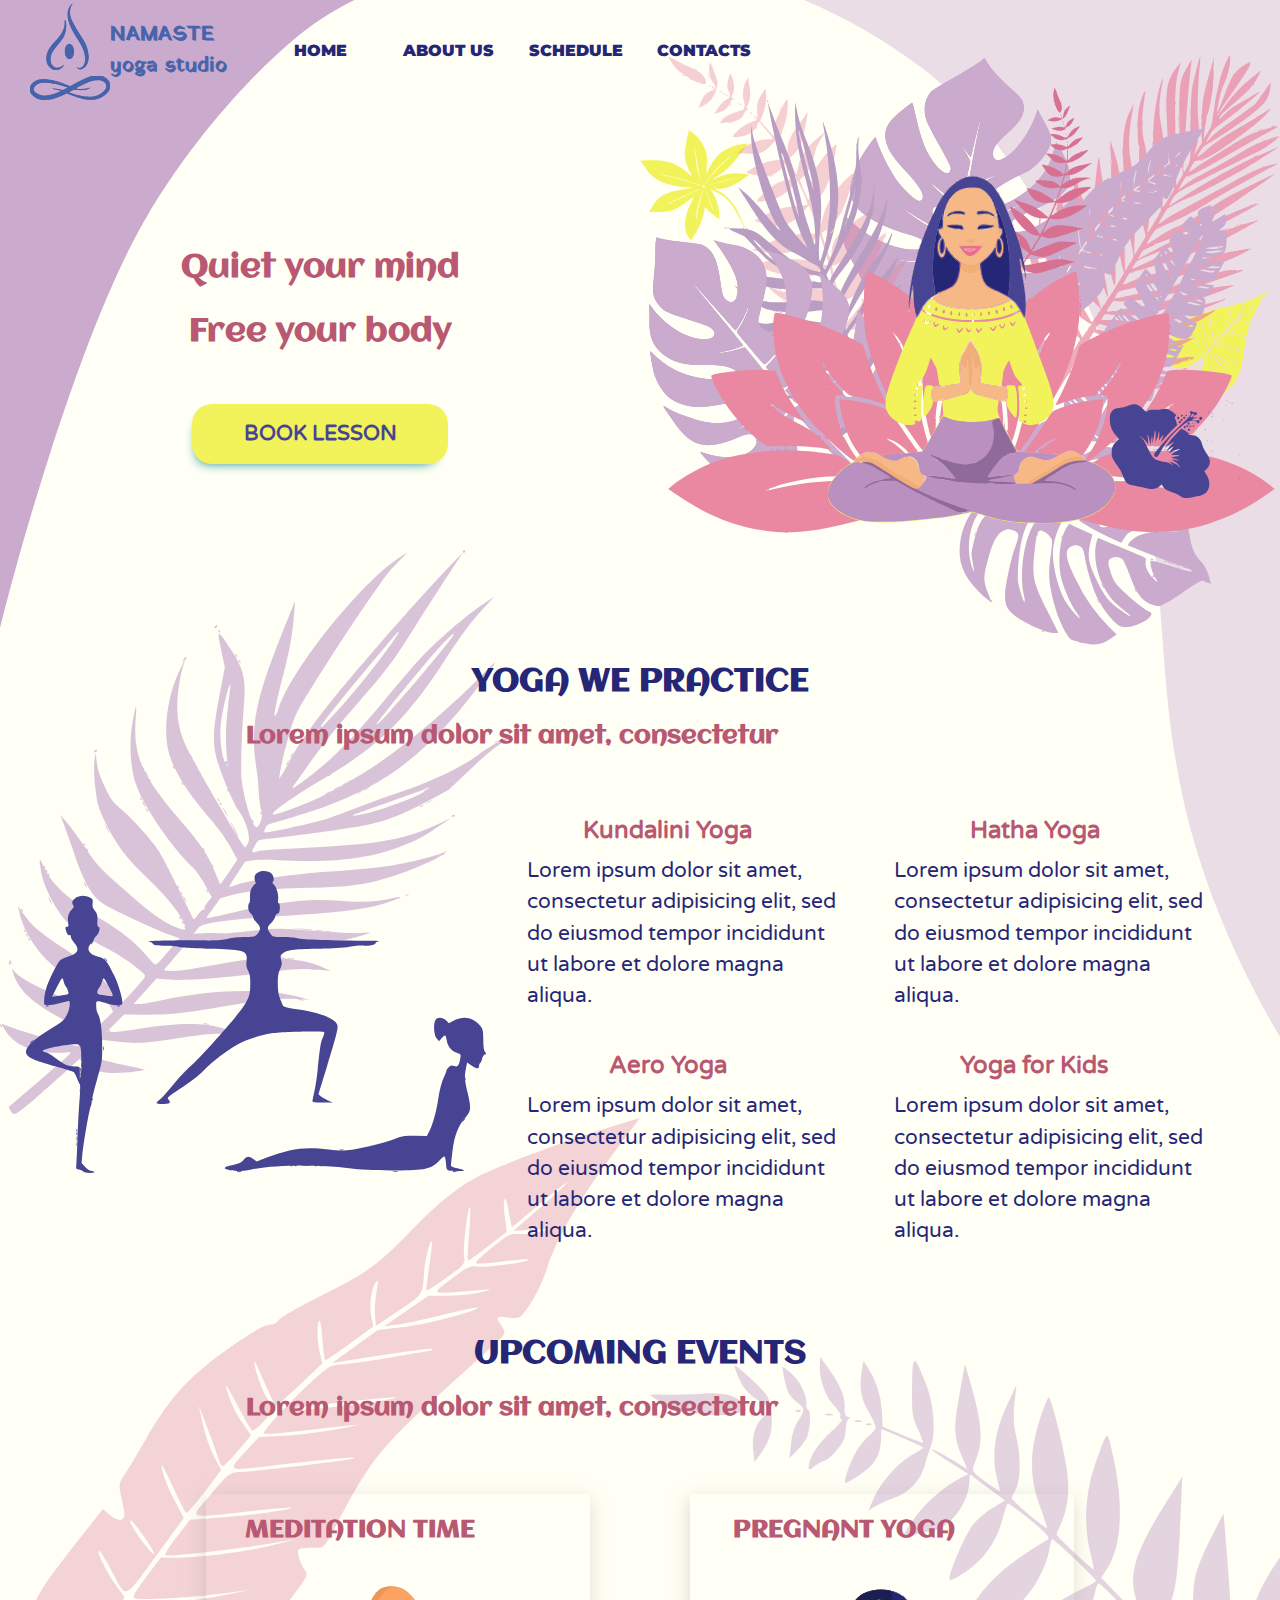
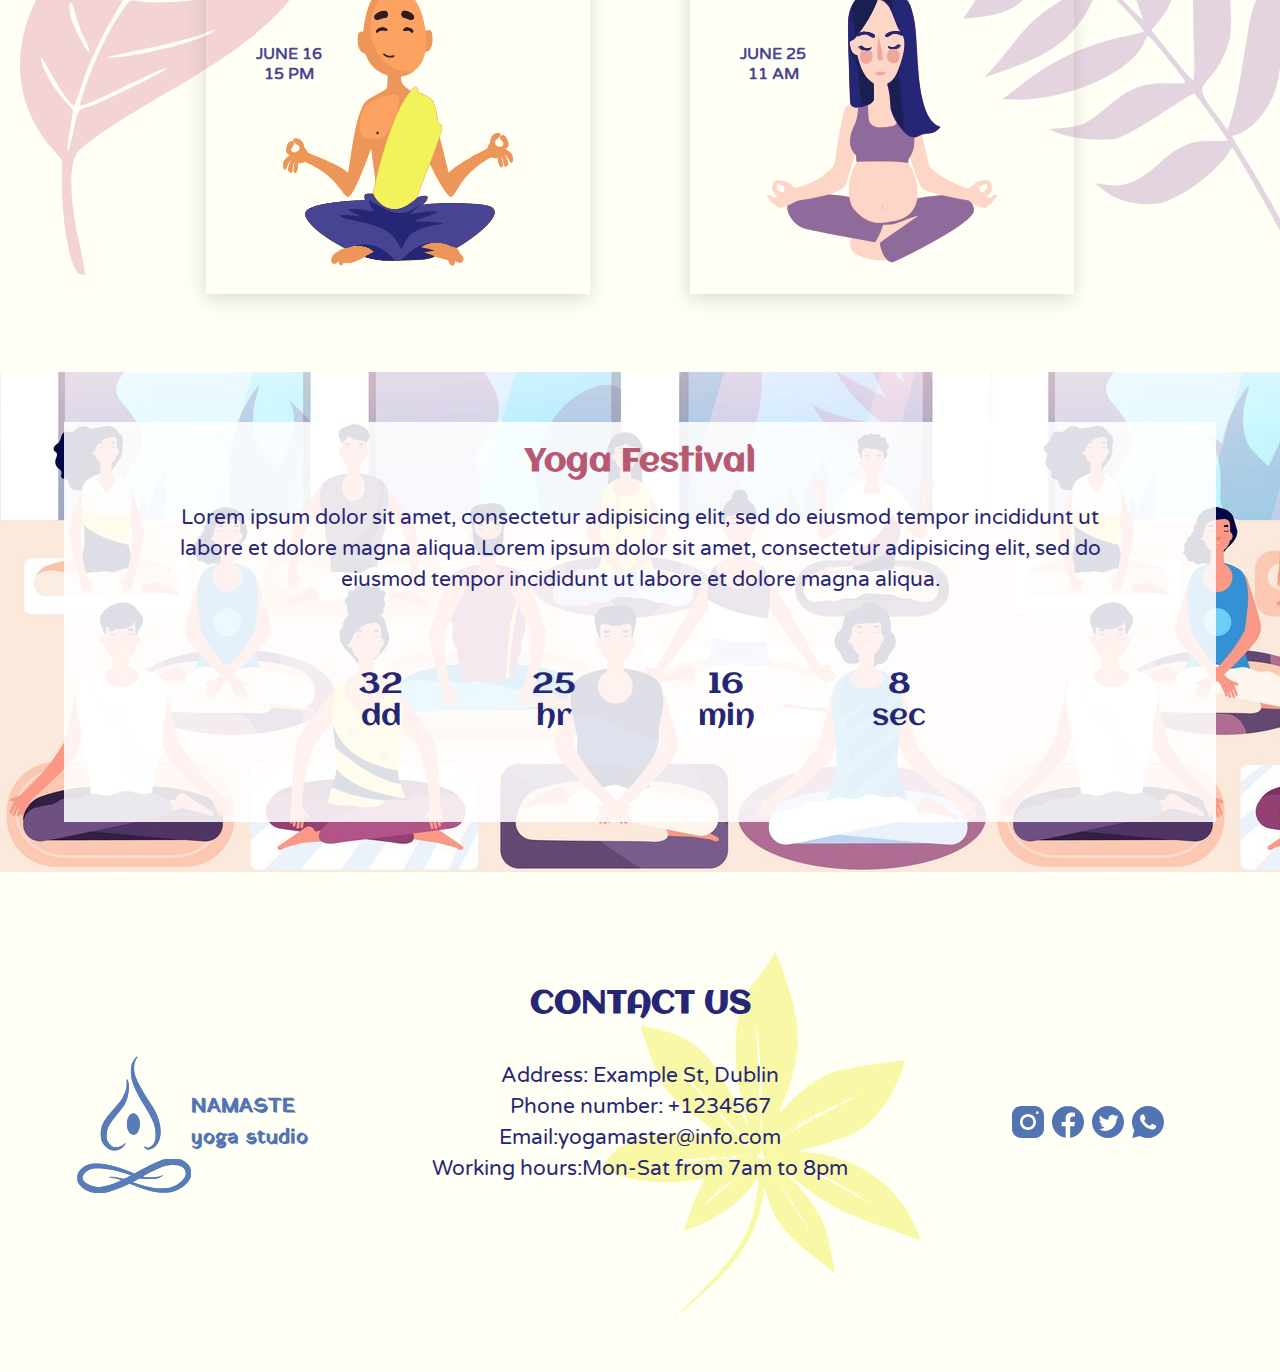
<file: yoga/index.html>
<!DOCTYPE html>
<html>

<head>
    <meta charset="utf-8">
    <meta name="description" content="">
    <meta name="viewport" content="width=device-width, initial-scale=1">
    <title>Yoga Master</title>
    <link rel="stylesheet" href="style.css">
    <link rel="author" href="humans.txt">
</head>

<body>
    <section>
        <div class="pic1">
            <img src="leftup.svg" alt="">
        </div>
        <div class="pic2">
            <img src="rightup.svg" alt="">
        </div>
    </section>
    <header>
        <ul>
            <li> <img src="logo.svg" alt=""> NAMASTE <br> yoga studio </li>
            <li> <a href="index.html">HOME </a></li>
            <li> <a href="">ABOUT US</a></li>
            <li> <a href="">SCHEDULE</a></li>
            <li> <a href="">CONTACTS</a></li>

        </ul>
    </header>
    <div class="banner">
        <div class="button">
            <h1>Quiet your mind <br> Free your body</h1>
            <div class="book_lesson">
                <h3>BOOK LESSON</h3>
            </div>
        </div>
        <div class="carousel">
         
            <img src="newyoga2.svg" alt="">
    </div>
    </div>
    <section>
        <div class="pic4">
            <img src="palmleaf.svg" alt="">
        </div>
        <div class="pic5">
            <img src="treeleaf1.svg" alt="">
        </div>
            <div class="pic6">
                <img src="treeleaf.svg" alt="">
            </div>
    </section>
    <h2>YOGA WE PRACTICE</h2>
    <h3> Lorem ipsum dolor sit amet, consectetur </h3>
    <article>
        <div class="yoga-image">
            <img src="trio.svg" alt="">
        </div>
        <div class="yoga-types">
           
            <div class="slides">
              
                <h3>Kundalini Yoga</h3>
                <p>Lorem ipsum dolor sit amet, consectetur adipisicing elit, sed do eiusmod tempor incididunt ut labore
                    et dolore magna aliqua. </p>
            </div>
            <div class="slides">
              
                <h3>Aero Yoga</h3>
                <p>Lorem ipsum dolor sit amet, consectetur adipisicing elit, sed do eiusmod tempor incididunt ut labore
                    et dolore magna aliqua. </p>
            </div>
            <div class="slides">
             
                <h3>Hatha Yoga</h3>
                <p>Lorem ipsum dolor sit amet, consectetur adipisicing elit, sed do eiusmod tempor incididunt ut labore
                    et dolore magna aliqua. </p>
            </div>
            <div class="slides">
               
                <h3>Yoga for Kids</h3>
                <p>Lorem ipsum dolor sit amet, consectetur adipisicing elit, sed do eiusmod tempor incididunt ut labore
                    et dolore magna aliqua. </p>
            </div>
        </div>
    </article>

    <div id="events">
        <h2>UPCOMING EVENTS</h2>
        <h3> Lorem ipsum dolor sit amet, consectetur </h3>
        <div class="upcomig-events">
            <div class="events">
                <h4> JUNE 16 <br> 15 PM</h4>
                <h3>MEDITATION TIME</h3>
                <img src="meditation.svg" alt="">
            </div>
            <div class="events">
                <h3>PREGNANT YOGA</h3>
                <h4> JUNE 25 <br> 11 AM</h4>
                <img src="pregnancy.svg" alt="">
            </div>
        </div>
    </div>
    <div id="rewards">
        <div class="overlay">
            <h2>Yoga Festival</h2>
            <p>Lorem ipsum dolor sit amet, consectetur adipisicing elit, sed do eiusmod tempor incididunt ut labore et dolore magna aliqua.Lorem ipsum dolor sit amet, consectetur adipisicing elit, sed do eiusmod tempor incididunt ut labore et dolore magna aliqua.</p>
            <ul>
                <li>32<br>dd</li>
                
                <li>25<br>hr</li>
                
                <li>16<br>min</li>
                
                <li>8<br>sec</li>

            </ul>
        </div>
        <!-- <img src="festival.jpg" alt=""> -->
    </div>
    <div  class="section-1" >
        <!-- <div class="pic7">
            <img src="leftbottom.svg" alt="">
        </div>
        <div class="pic8">
            <img src="rightbottom.svg" alt="">
        </div> -->
            <div class="pic9">
                <img src="palmleaf1.svg" alt="">
            </div>
        </div>
    <h2>CONTACT US</h2>
   
    <footer>
        <!-- <div class="pic7">
            <img src="treeleaf1.svg" alt="">
        </div> -->
        <!-- <div class="pic9">
            <img src="leftbottom.svg" alt="">
        </div> -->
        <div class="footer-box-logo">
            <img src="logo.svg" alt=""> NAMASTE <br> yoga studio
        </div>
        <div class="address">
            <p>Address: Example St, Dublin</p>
            <p>Phone number: +1234567</p>
            <p>Email:yogamaster@info.com</p>
            <p>Working hours:Mon-Sat from 7am to 8pm</p>
        </div>
        <div class="footer-box ">
            <svg xmlns="http://www.w3.org/2000/svg" x="0px" y="0px" width="40" height="40" viewBox="0 0 192 192"
                style=" fill:#000000;">
                <g fill="none" fill-rule="nonzero" stroke="none" stroke-width="1" stroke-linecap="butt"
                    stroke-linejoin="miter" stroke-miterlimit="10" stroke-dasharray="" stroke-dashoffset="0"
                    font-family="none" font-weight="none" font-size="none" text-anchor="none"
                    style="mix-blend-mode: normal">
                    <path d="M0,192v-192h192v192z" fill="none"></path>
                    <g fill="#5374b2">
                        <path
                            d="M63.9875,19.2c-24.6976,0 -44.7875,20.1085 -44.7875,44.8125v64c0,24.6976 20.1085,44.7875 44.8125,44.7875h64c24.6976,0 44.7875,-20.1085 44.7875,-44.8125v-64c0,-24.6976 -20.1085,-44.7875 -44.8125,-44.7875zM140.8,44.8c3.5328,0 6.4,2.8672 6.4,6.4c0,3.5328 -2.8672,6.4 -6.4,6.4c-3.5328,0 -6.4,-2.8672 -6.4,-6.4c0,-3.5328 2.8672,-6.4 6.4,-6.4zM96,57.6c21.1776,0 38.4,17.2224 38.4,38.4c0,21.1776 -17.2224,38.4 -38.4,38.4c-21.1776,0 -38.4,-17.2224 -38.4,-38.4c0,-21.1776 17.2224,-38.4 38.4,-38.4zM96,70.4c-14.13849,0 -25.6,11.46151 -25.6,25.6c0,14.13849 11.46151,25.6 25.6,25.6c14.13849,0 25.6,-11.46151 25.6,-25.6c0,-14.13849 -11.46151,-25.6 -25.6,-25.6z">
                        </path>
                    </g>
                </g>
            </svg>
            <svg xmlns="http://www.w3.org/2000/svg" x="0px" y="0px" width="40" height="40" viewBox="0 0 192 192"
                style=" fill:#000000;">
                <g fill="none" fill-rule="nonzero" stroke="none" stroke-width="1" stroke-linecap="butt"
                    stroke-linejoin="miter" stroke-miterlimit="10" stroke-dasharray="" stroke-dashoffset="0"
                    font-family="none" font-weight="none" font-size="none" text-anchor="none"
                    style="mix-blend-mode: normal">
                    <path d="M0,192v-192h192v192z" fill="none"></path>
                    <g fill="#5374b2">
                        <path
                            d="M96,19.2c-42.4128,0 -76.8,34.3872 -76.8,76.8c0,38.5024 28.3648,70.2976 65.3184,75.8528v-55.5008h-19.0016v-20.1856h19.0016v-13.4336c0,-22.24 10.8352,-32 29.3184,-32c8.8512,0 13.536,0.6592 15.7504,0.9536v17.6192h-12.608c-7.8464,0 -10.5856,7.4432 -10.5856,15.8272v11.0336h22.9952l-3.1168,20.1856h-19.8784v55.6608c37.4848,-5.0816 66.4064,-37.1328 66.4064,-76.0128c0,-42.4128 -34.3872,-76.8 -76.8,-76.8z">
                        </path>
                    </g>
                </g>
            </svg>
            <svg xmlns="http://www.w3.org/2000/svg" x="0px" y="0px" width="40" height="40" viewBox="0 0 192 192"
                style=" fill:#000000;">
                <g fill="none" fill-rule="nonzero" stroke="none" stroke-width="1" stroke-linecap="butt"
                    stroke-linejoin="miter" stroke-miterlimit="10" stroke-dasharray="" stroke-dashoffset="0"
                    font-family="none" font-weight="none" font-size="none" text-anchor="none"
                    style="mix-blend-mode: normal">
                    <path d="M0,192v-192h192v192z" fill="none"></path>
                    <g fill="#5374b2">
                        <path
                            d="M96,19.2c-42.4128,0 -76.8,34.3872 -76.8,76.8c0,42.4128 34.3872,76.8 76.8,76.8c42.4128,0 76.8,-34.3872 76.8,-76.8c0,-42.4128 -34.3872,-76.8 -76.8,-76.8zM137.3696,80.224c0.0384,0.8512 0.0576,1.696 0.0576,2.5408c0,26.0352 -19.808,56.0384 -56.0384,56.0384c-11.1296,0 -21.4784,-3.2576 -30.1888,-8.8512c1.5424,0.1856 3.1104,0.2688 4.704,0.2688c9.2352,0 17.7216,-3.1424 24.4544,-8.4352c-8.6208,-0.16 -15.8976,-5.856 -18.4,-13.6768c1.2032,0.2304 2.4384,0.352 3.7056,0.352c1.7984,0 3.5456,-0.2432 5.1904,-0.6912c-9.0112,-1.8048 -15.8016,-9.7664 -15.8016,-19.3088c0,-0.0832 0,-0.1664 0,-0.2496c2.656,1.4784 5.6896,2.3616 8.9216,2.464c-5.28,-3.5264 -8.7616,-9.5616 -8.7616,-16.3904c0,-3.616 0.9664,-7.0016 2.6624,-9.9008c9.7152,11.9168 24.2304,19.7632 40.5952,20.5824c-0.3328,-1.44 -0.5056,-2.944 -0.5056,-4.4864c0,-10.8736 8.8192,-19.6992 19.6928,-19.6992c5.664,0 10.784,2.3936 14.3744,6.2208c4.4864,-0.8896 8.704,-2.5216 12.512,-4.7808c-1.472,4.6016 -4.5952,8.4544 -8.6656,10.8992c3.9808,-0.4736 7.776,-1.5296 11.3152,-3.0976c-2.6304,3.9552 -5.9648,7.4176 -9.824,10.2016z">
                        </path>
                    </g>
                </g>
            </svg>
            <svg xmlns="http://www.w3.org/2000/svg" x="0px" y="0px" width="40" height="40" viewBox="0 0 192 192"
                style=" fill:#000000;">
                <g fill="none" fill-rule="nonzero" stroke="none" stroke-width="1" stroke-linecap="butt"
                    stroke-linejoin="miter" stroke-miterlimit="10" stroke-dasharray="" stroke-dashoffset="0"
                    font-family="none" font-weight="none" font-size="none" text-anchor="none"
                    style="mix-blend-mode: normal">
                    <path d="M0,192v-192h192v192z" fill="none"></path>
                    <g fill="#5374b2">
                        <path
                            d="M96,19.2c-42.4128,0 -76.8,34.3872 -76.8,76.8c0,14.40773 4.04699,27.84044 10.95,39.3625l-10.2625,37.4375l38.2375,-10.0375c11.18287,6.35789 24.09254,10.0375 37.875,10.0375c42.4128,0 76.8,-34.3872 76.8,-76.8c0,-42.4128 -34.3872,-76.8 -76.8,-76.8zM69.7125,60.175c1.248,0 2.5303,-0.0076 3.6375,0.05c1.3696,0.032 2.86029,0.1323 4.28749,3.2875c1.696,3.7504 5.3889,13.1589 5.8625,14.1125c0.4736,0.9536 0.8092,2.077 0.15,3.325c-0.6272,1.27999 -0.9534,2.05469 -1.875,3.18749c-0.9536,1.1008 -1.9985,2.468 -2.8625,3.3c-0.9536,0.9536 -1.9383,1.9992 -0.8375,3.9c1.1008,1.9008 4.9238,8.1321 10.575,13.1625c7.264,6.4896 13.39281,8.4839 15.30001,9.4375c1.90719,0.9536 3.0117,0.805 4.1125,-0.475c1.1328,-1.248 4.7575,-5.5303 6.0375,-7.4375c1.248,-1.9072 2.522,-1.5772 4.25,-0.95c1.7536,0.6272 11.1053,5.2339 13.0125,6.1875c1.9072,0.9536 3.1575,1.4256 3.6375,2.2c0.4928,0.8 0.4933,4.6084 -1.0875,9.05c-1.5808,4.4352 -9.3434,8.7242 -12.825,9.025c-3.5136,0.3264 -6.7927,1.5793 -22.8375,-4.7375c-19.35359,-7.6224 -31.5589,-27.445 -32.5125,-28.725c-0.9536,-1.248 -7.75,-10.306 -7.75,-19.65c0,-9.376 4.9159,-13.9678 6.6375,-15.875c1.7536,-1.9072 3.8075,-2.375 5.0875,-2.375z">
                        </path>
                    </g>
                </g>
            </svg>
        </div>
         
    </footer>
   
</body>

</html>
</file>
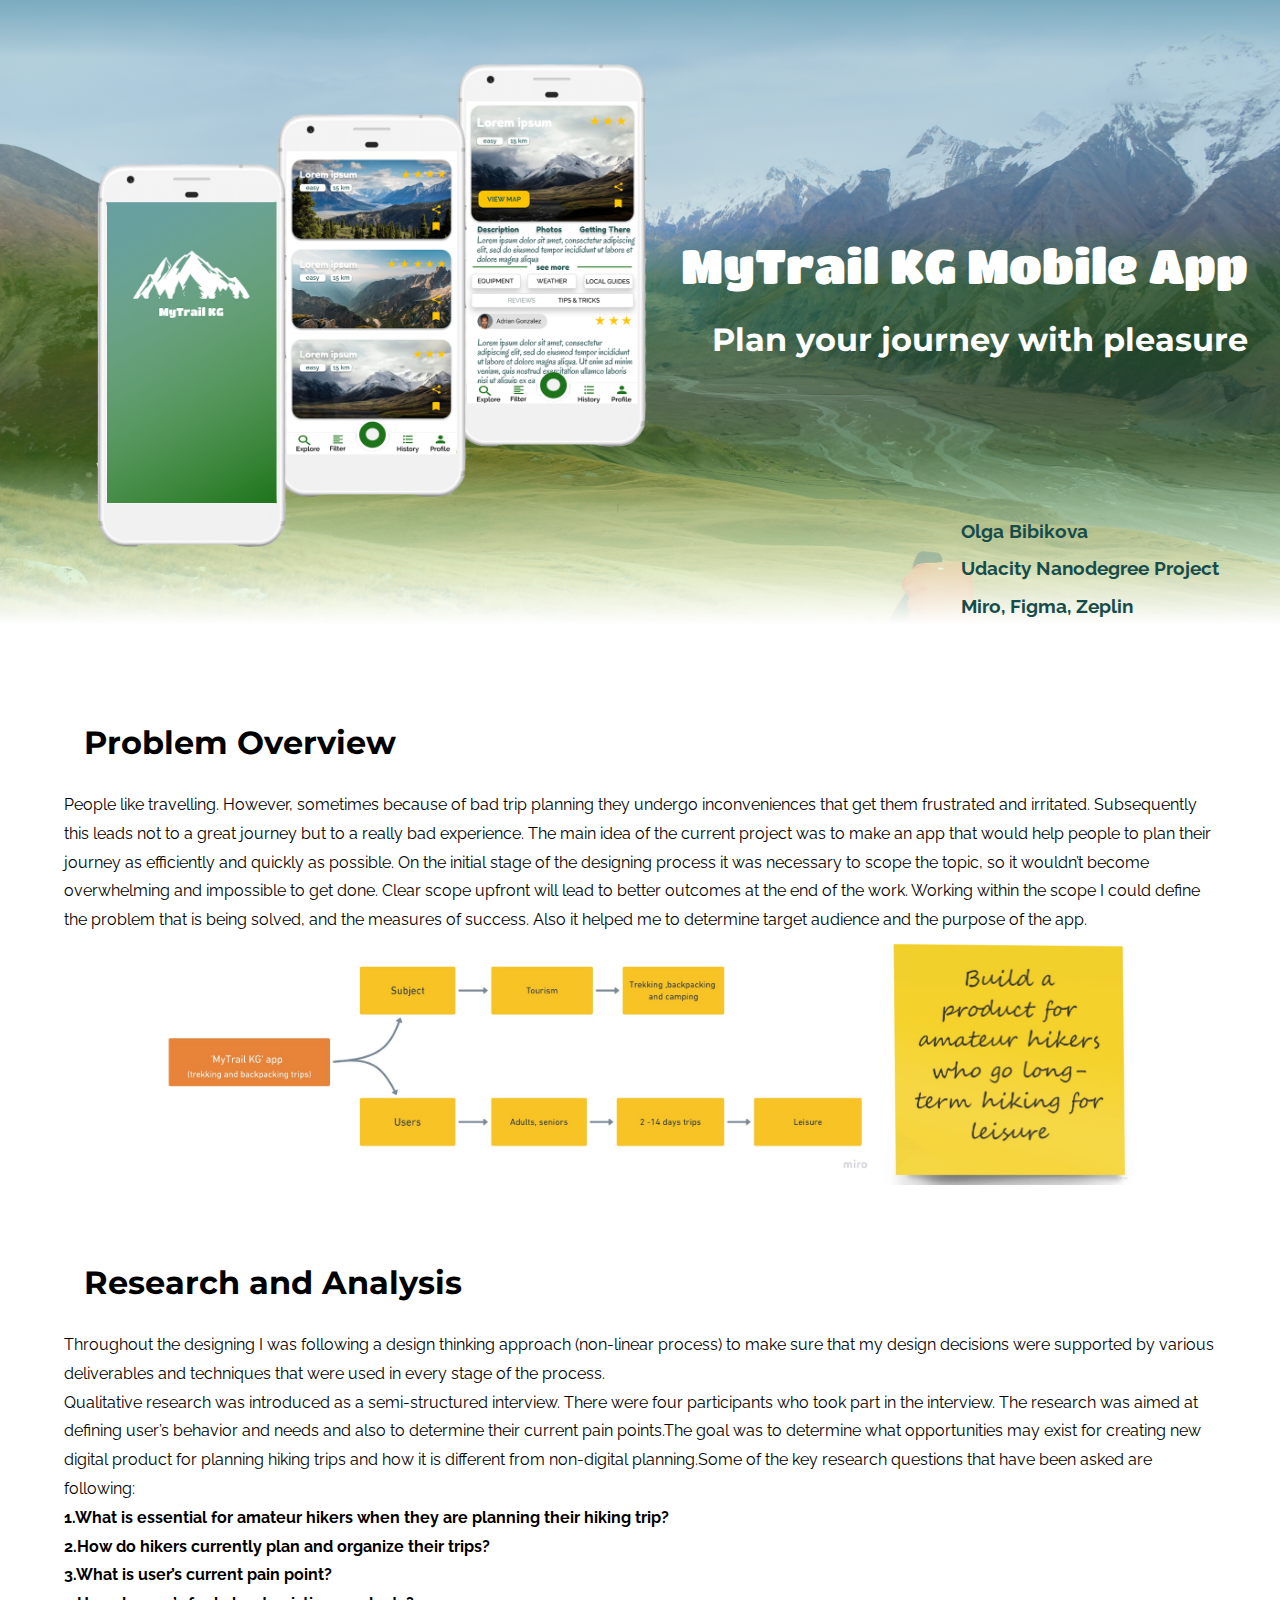
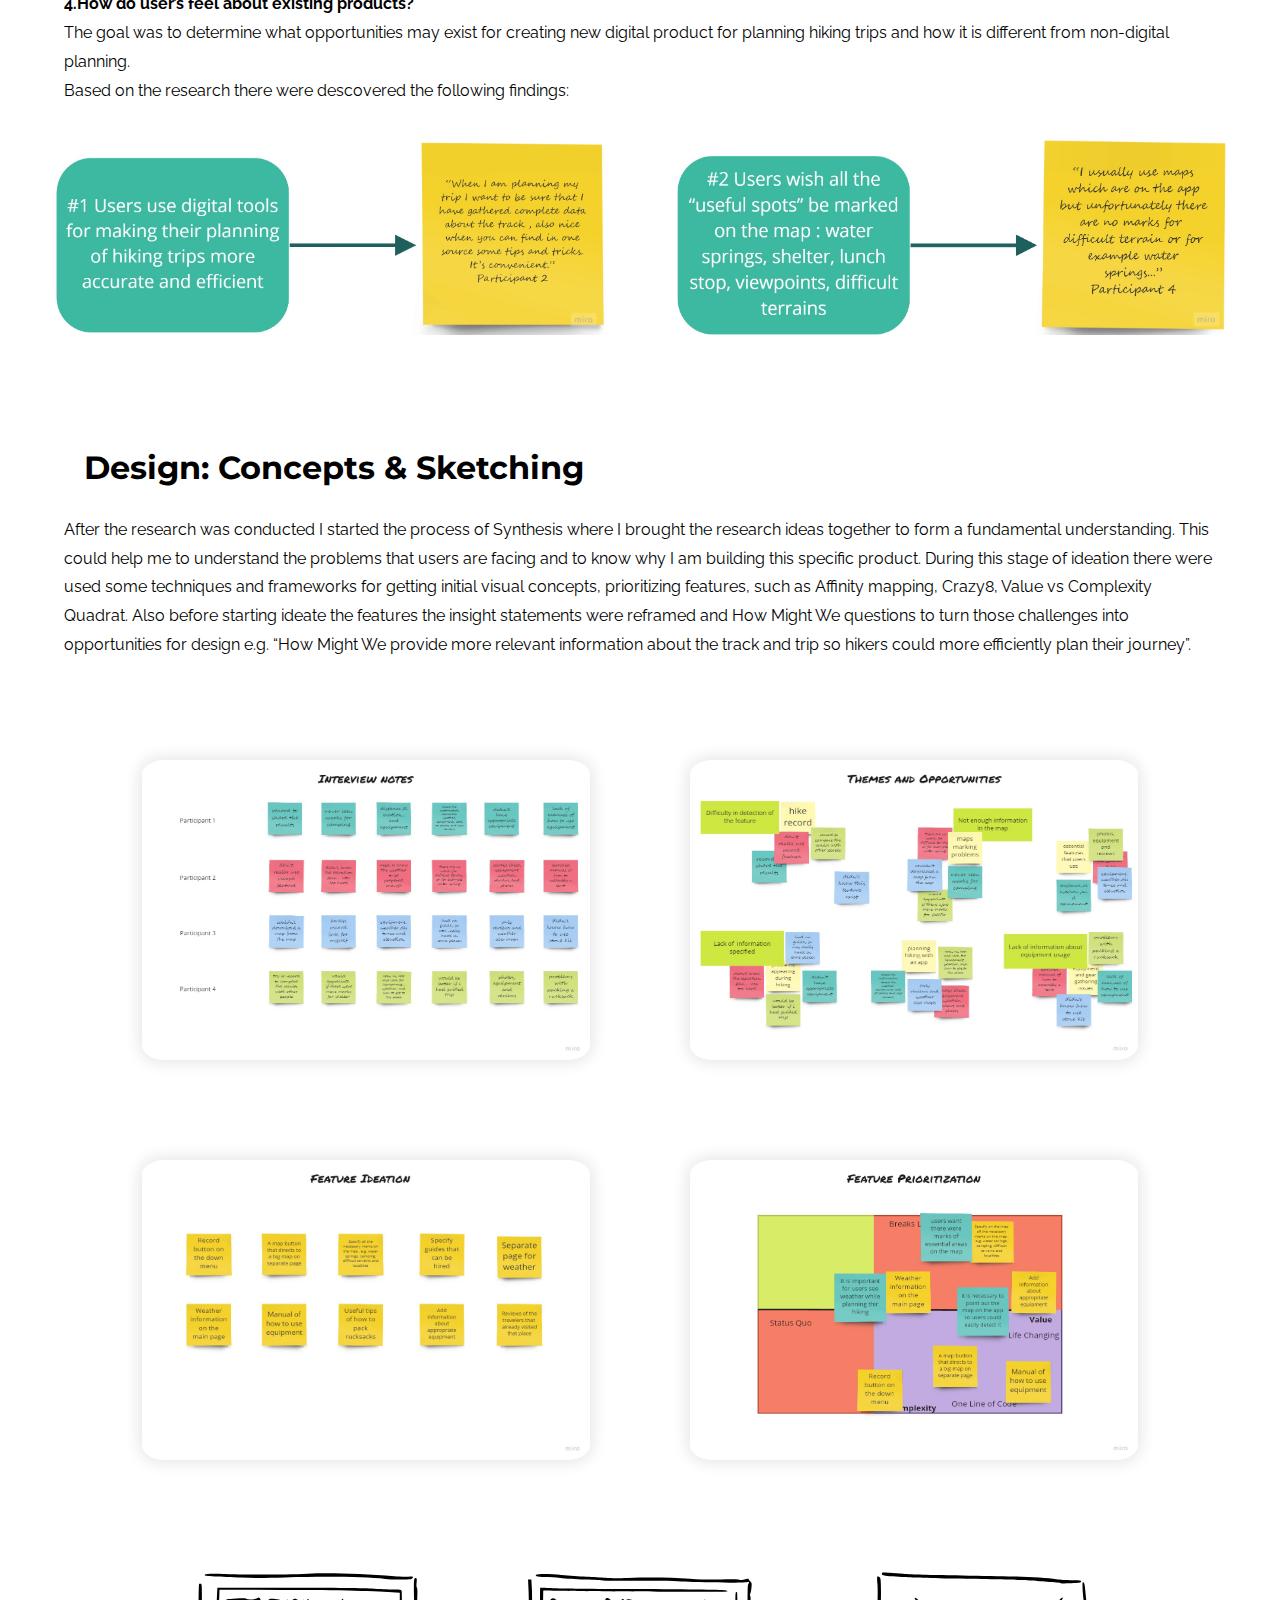
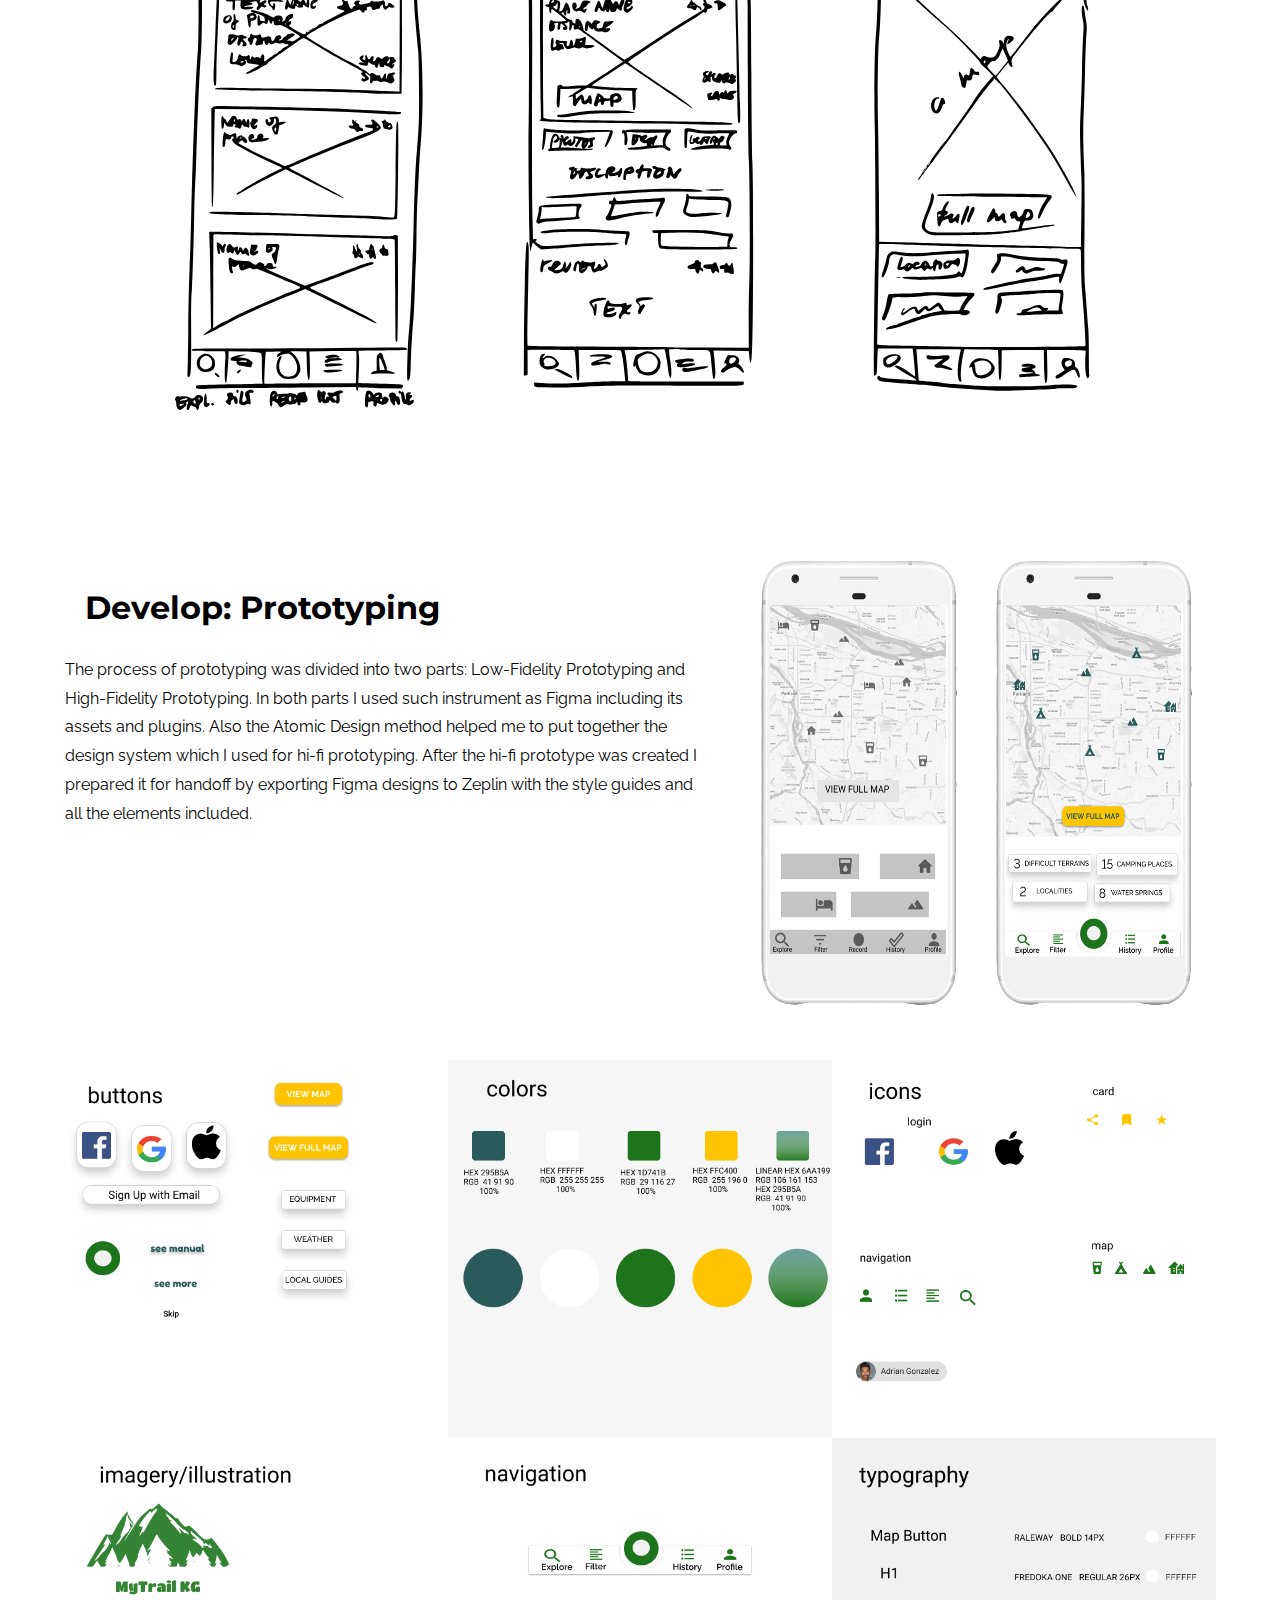
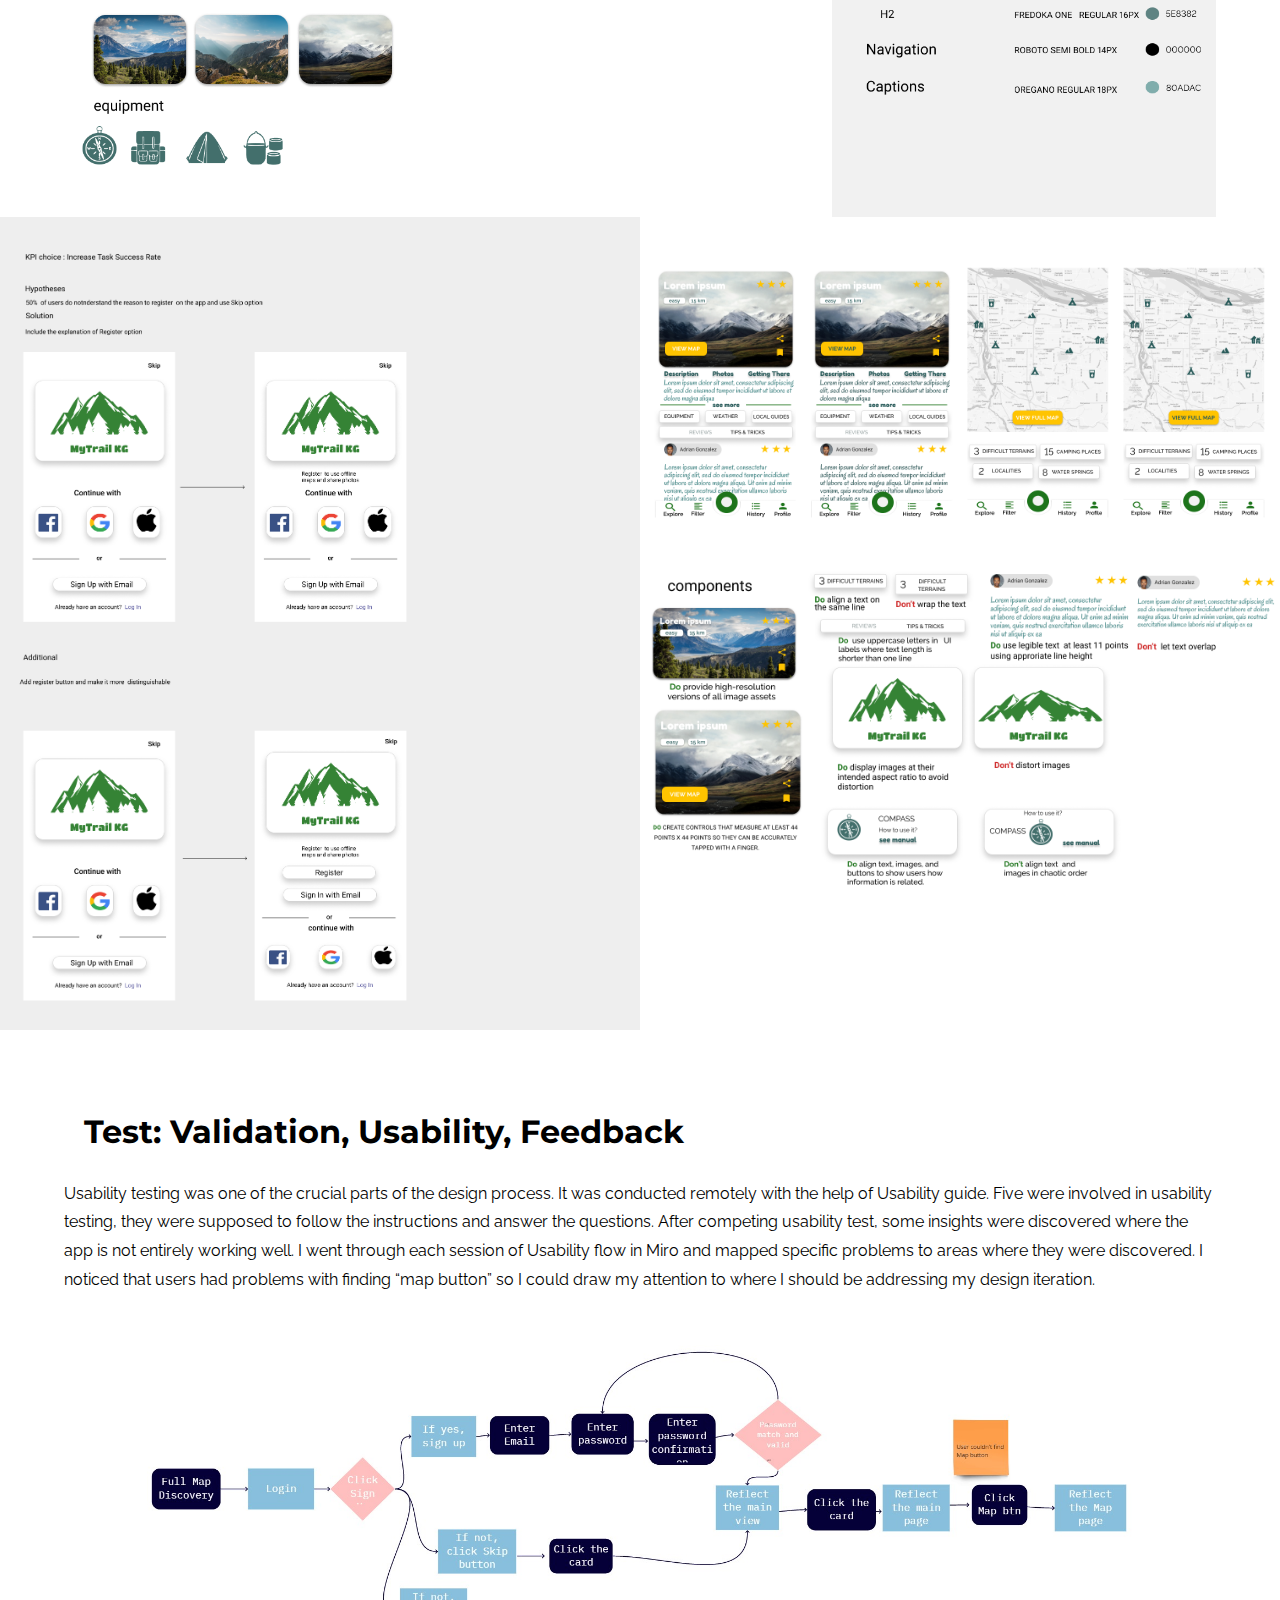
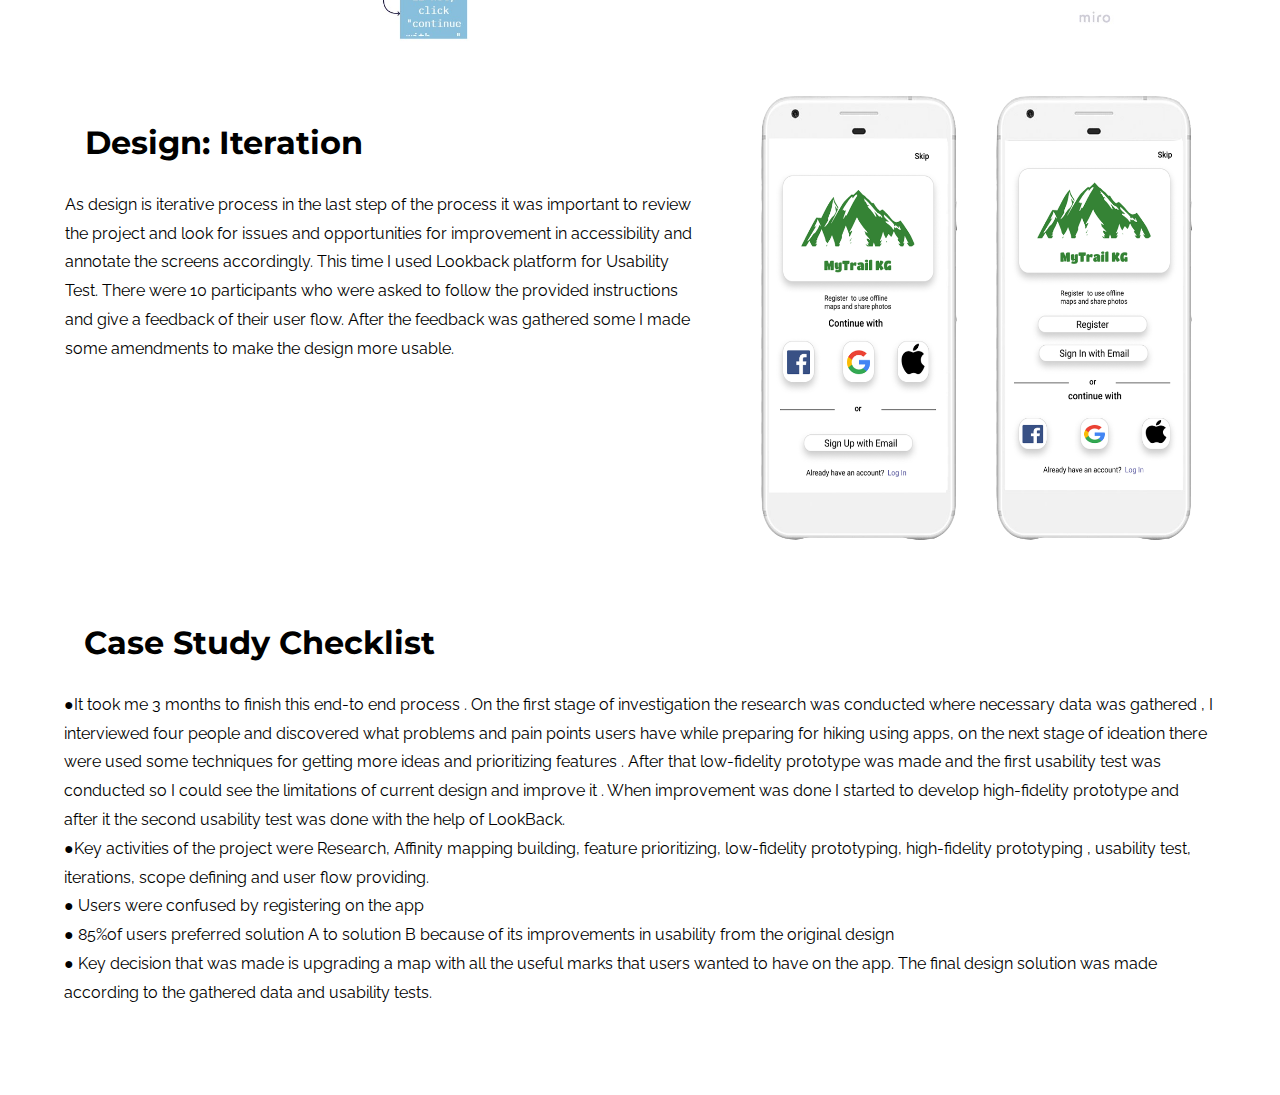
<file: Portfolio 2020/MyTrail/index.html>
<!DOCTYPE html>
<html lang="en">

<head>
    <meta charset="UTF-8">
    <meta name="viewport" content="width=device-width, initial-scale=1.0">
    <link rel="stylesheet" href="mytrail.styles.css">
    <title>Document</title>
</head>

<body>
    <header>

        <div class="image-box">
            <img src="mockupwhite3.png" alt="">
        </div>
        <div class="image-box-1">
            <img src="mockupwhite4.png" alt="">
        </div>
        <div class="image-box-2">
            <img src="mockupwhite5.png" alt="">
        </div>
        <div class="img"></div>
        <ul class="intro">
            <li>
                <h1>MyTrail KG Mobile App</h1>
            </li>
            <li>
                <h2>Plan your journey with pleasure</h2>
            </li>
        </ul>

        <h3>Olga Bibikova<br> Udacity Nanodegree Project<br> Miro, Figma, Zeplin</h3>
    </header>
    <div class="challenge">
        <div class="challenge-box">
            <h2>Problem Overview</h2>
            <p>People like travelling. However, sometimes because of bad trip planning they undergo inconveniences that
                get them frustrated and irritated. Subsequently this leads not to a great journey but to a really bad
                experience.
                The main idea of the current project was to make an app that would help people to plan their journey as
                efficiently and quickly as possible.
                On the initial stage of the designing process it was necessary to scope the topic, so it wouldn’t become
                overwhelming and impossible to get done. Clear scope upfront will lead to better outcomes at the end of
                the work. Working within the scope I could define the problem that is being solved, and the measures of
                success. Also it helped me to determine target audience and the purpose of the app.
            </p>
            <div class="scope-image">
                <img src="scope3.jpg" alt="">
                <img src="scope4.jpg" alt="">
            </div>
        </div>
    </div>
    <div class="research">

        <div class="research-box">
            <h2>Research and Analysis</h2>

            <div class="design-thinking-stages">
                <p>Throughout the designing I was following a design thinking approach (non-linear process) to make sure
                    that my design decisions were supported by various deliverables and techniques that were used in
                    every stage of the process.
                </p>
            </div>

            <p> Qualitative research was introduced as a semi-structured interview. There were four participants who
                took part in the interview. The research was aimed at defining user’s behavior and needs and also to
                determine their current pain points.The goal was to determine what opportunities may exist for creating
                new digital product for planning hiking trips and how it is
                different from non-digital planning.Some of the key research questions that have been asked are
                following: <br>
                <b>1.What is essential for amateur hikers when they are planning their hiking trip?</b><br>
                <b>2.How do hikers currently plan and organize their trips?</b><br>
                <b>3.What is user’s current pain point?</b><br>
                <b>4.How do user’s feel about existing products?</b><br>
                The goal was to determine what opportunities may exist for creating new digital product for planning
                hiking trips and how it is
                different from non-digital planning.<br>
                Based on the research there were descovered the following findings:
            </p>

            <div class="interv-box">
                <img src="intrv.jpg" alt="">
                <img src="intrv2.jpg" alt="">
            </div>

        </div>
    </div>
    <div class="affinity-diagram">

        <div class="affinity-box">
            <h2>Design: Concepts & Sketching</h2>
            <p>After the research was conducted I started the process of Synthesis where I brought the research ideas
                together to form a fundamental understanding. This could help me to understand the problems that users
                are facing and to know why I am building this specific product. During this stage of ideation there were
                used some techniques and frameworks for getting initial visual concepts, prioritizing features, such as
                Affinity mapping, Crazy8, Value vs Complexity Quadrat. Also before starting ideate the features the
                insight statements were reframed and How Might We questions to turn those challenges into opportunities
                for design e.g. “How Might We provide more relevant information about the track and trip so hikers could
                more efficiently plan their journey”.
            </p>
        </div>
    </div>
    <div class="affinity">

        <img src="affinity diagram.jpg" alt="">

        <img src="affinity diagram2.jpg" alt="">
    </div>
    <div class="affinity1">


        <img src="feature ideation.jpg" alt="">
        <img src="affinity3.jpg" alt="">
    </div>
    <div class="sketch">
        <ul class="sketch-box">
            <li><img src="sketch3.svg" alt=""></li>
            <li><img src="sketch22.svg" alt=""></li>
            <li><img src="sketch11.svg" alt=""></li>
        </ul>
    </div>
    <div class="lofi">
        <div class="lofi-box">
            <h2>Develop: Prototyping</h2>
            <p>
                The process of prototyping was divided into two parts: Low-Fidelity Prototyping and High-Fidelity
                Prototyping. In both parts I used such instrument as Figma including its assets and plugins. Also the
                Atomic Design method helped me to put together the design system which I used for hi-fi prototyping.
                After the hi-fi prototype was created I prepared it for handoff by exporting Figma designs to Zeplin
                with the style guides and all the elements included.

            </p>
        </div>
        <div class="lofi-img">
            <img src="mockup3.png" alt="">
            <img src="hifi.png" alt="">
        </div>

    </div>
    <div class="design_systems">
        <img src="design systems/buttons.png" alt="">
        <img src="design systems/colors.png" alt="">
        <img src="design systems/icons.png" alt="">
        <img src="design systems/images.png" alt="">
        <img src="design systems/navigation.png" alt="">
        <img src="design systems/typography.png" alt="">

    </div>
    <div class="design_systems2">
        <div class="frame1">
            <img src="design systems/Frame 8.png" alt="">
        </div>
        <div class="frame2">
            <img src="design systems/accessibility  improvements.png" alt="">
            <img src="design systems/Group 69.png" alt="">
        </div>
    </div>


    <div class="usability-test">
        <div class="usability-test-box">
            <h2>Test: Validation, Usability, Feedback</h2>
            <p>Usability testing was one of the crucial parts of the design process.
                It was conducted remotely with the help of Usability guide. Five were involved in usability testing,
                they were supposed to follow the instructions and answer the questions. After competing usability test,
                some insights were discovered where the app is not entirely working well. I went through each session of
                Usability flow in Miro and mapped specific problems to areas where they were discovered. I noticed that
                users had problems with finding “map button” so I could draw my attention to where I should be
                addressing my design iteration.

            </p>
            <div class="usability-img">
                <img src="usability testing.jpg" alt="">
            </div>
        </div>
    </div>
    <div class="iteration">
        <div class="iteration-box">
            <h2>Design: Iteration</h2>
            <p>As design is iterative process in the last step of the process it was important to review the project and
                look for issues and opportunities for improvement in accessibility and annotate the screens accordingly.
                This time I used Lookback platform for Usability Test. There were 10 participants who were asked to
                follow the provided instructions and give a feedback of their user flow. After the feedback was gathered
                some I made some amendments to make the design more usable.

            </p>
        </div>

        <div class="iteration-img">
            <img src="usability2.png" alt="">
            <img src="usability.png" alt="">
        </div>
    </div>
    <div class="check-list">
        <div class="check-list-box">
            <h2>Case Study Checklist</h2>
            <p> &#9679;It took me 3 months to finish this end-to end process . On the first stage of investigation the
                research was conducted where necessary data was gathered , I interviewed four people and discovered what
                problems and pain points users have while preparing for hiking using apps, on the next stage of ideation
                there were used some techniques for getting more ideas and prioritizing features . After that
                low-fidelity prototype was made and the first usability test was conducted so I could see the
                limitations of current design and improve it . When improvement was done I started to develop
                high-fidelity prototype and after it the second usability test was done with the help of LookBack.
                <br> &#9679;Key activities of the project were Research, Affinity mapping building, feature
                prioritizing, low-fidelity prototyping, high-fidelity prototyping , usability test, iterations, scope
                defining and user flow providing.
                <br> &#9679; Users were confused by registering on the app
                <br> &#9679; 85%of users preferred solution A to solution B because of its improvements in usability
                from the original design
                <br> &#9679; Key decision that was made is upgrading a map with all the useful marks that users wanted
                to have on the app.
                The final design solution was made according to the gathered data and usability tests.



            </p>
        </div>
    </div>
</body>

</html>
</file>
<file: yoga/style.css>
@import url('https://fonts.googleapis.com/css?family=Varela+Round&display=swap');
@import url('https://fonts.googleapis.com/css?family=Yatra+One&display=swap');
@import url('https://fonts.googleapis.com/css2?family=Montserrat&display=swap');
@import url('https://fonts.googleapis.com/css2?family=Aclonica&display=swap');

* {
    margin: 0;
    padding: 0;
    list-style: none;
    text-decoration: none;
}
body{
    background-color: #ffffeb80;
}
.pic1 {
    position: absolute;
    z-index: -1;
    top: -100px;
    left: -50px;
}
.pic1 img{
    width: 800px;

}
section ul img {
    width: 100%;
    height: 100%;
}

.pic2 {
    width: 60%;
    position: absolute;
    z-index: 1;
    top: -50px;
    right: -100px;
}

header {

    width: 100%;
    height: 50px;

}

header ul {
    width: 100%;
    height: 100px;
    display: flex;
    flex-direction: row;
}

header ul li {
    width: 10%;
    height: 100px;
    display: flex;
    justify-content: center;
    align-items: center;
    font-weight: 900;
    color: #4964ab;

}

header ul li a {
    font-weight: 900;
    font-family: 'Montserrat', sans-serif;
    color: #262677;
    transition: 0.1s;
    font-weight: 900;
}

header ul li a:hover {
    color: #ea88a2;
    transition: 0.1s;
}

header ul li:first-child {
    width: 20%;
    font-family: 'Yatra One', cursive;
    font-size: 130%;
    cursor: pointer
}


 

header ul li img {

    height: 100%;
}

.banner {
    width: 100%;
    height: 500px;
    display: flex;
    flex-wrap: wrap;
    flex-direction: row;

}

.button {
    width: 50%;
    height: 500px;
    margin-top: 50px;
    display: flex;
    flex-direction: column;
    justify-content: center;
    align-items: center;
    text-align: center;
    font-weight: 900;
    /* font-family: 'Varela Round', sans-serif; */
    font-family: 'Aclonica', sans-serif;
    color: #b95872;
    line-height: 2;
}

.carousel {
    width: 50%;
    height: 500px;
    display: flex;
    justify-content: center;
    
}

.carousel img {
    width: 100%;
    height: 600px;
}


.book_lesson {
    width: 40%;
    height: 60px;
    margin-top: 40px;
    background-color: #f2f25a;
    border-radius: 20px;
    display: flex;
    justify-content: center;
    align-items: center;
    -webkit-box-shadow: -4px 8px 12px -9px rgba(0, 128, 128, 1);
    -moz-box-shadow: -4px 8px 12px -9px rgba(0, 128, 128, 1);
    box-shadow: -4px 8px 12px -9px rgba(0, 128, 128, 1);
    transition: 0.5s;

}


.book_lesson:hover {
    cursor: pointer;

}

.book_lesson:active {
    transform: scale(0.5, 0.5);
    transition: 1s;
}

.pic4 {
    width: 40%;

   
}

.pic4 img {
    width: 100%;
   
}
h2{
   
    font-family: 'Aclonica', sans-serif;
    color: #262677;;
    font-size: 200%;
    width: 100%;
    height: 150px;
   display: flex;
   justify-content: center;
   align-content: center;
   align-items: flex-end;
 
}
  h3{
    font-size: 150%;
    color: #b95872;
    text-align: center;
    line-height: 3;
    font-family: 'Aclonica', sans-serif;
     width: 80%;
}


.book_lesson h3{
    font-size: 130%;
    font-family: 'Varela Round', sans-serif;
    color: #474593;
    width: 100%;
}
p{
    font-size: 130%;
    font-family: 'Varela Round', sans-serif;
    line-height: 1.5;
    color: #262677;
    width: 90%;
    text-align: left;
}
article{
	width: 100%;
    height: 500px;
      display:flex;
}
.pic5{
    width: 50%;
   
}
.pic5 img{
    
    margin-left: 20px;
}
.pic6{
    width: 50%;
    height: 500px;
    position: absolute;
    z-index: -1;
    top: 800px;
    margin-left: 650px;
}

.pic6 img{
    width: 100%;
    height: 500px;
   
}
.section-1{
    position: absolute;
    width: 100%;
    height: 500px;
     
}
.pic7{
    width: 50%;
    position: absolute;
    z-index: -1;
    margin-top: -540px;
}
.pic7 img{
        width: 100%;
         
}

.pic8{
    width: 30%;
    left: 944px;
    position: absolute;
    z-index: -1;
    margin-top: -435px;
}
.pic8 img{
width: 100%;   
}

.pic9{     
    width: 25%;
    left: 0px;
    position: absolute;
    z-index: -1;
    left: 600px;
    margin-top: 80px;
}
.pic9 img{
    width: 100%;
     
}
section {
    z-index: -1;
    position: absolute;
    width: 100%;
    height: 1500px;
    overflow: hidden;
}
.yoga-types{
  
    width: 55%;
    height: auto;
    display: flex;
    flex-wrap: wrap;
    flex-direction: column;
    
}
.yoga-image{
    width: 40%;
    height: auto;
   display: flex;
   justify-content: center;
}
.yoga-image img{
    width: 90%;
     
}
.slides{
    margin-top: 5%;
    width: 50%;
    height: 200px;
    text-align: center;
    margin-left: 15px;
}
 

.slides h3{
    line-height: 2;
    font-size: 150%;
    font-family: 'Varela Round', sans-serif;
    color: #b95872;
}

.social-media{
    width: 40%;
    height: 100px;

    display: flex;
    justify-content: space-around;
    align-items: flex-end;
}
#slider{
    height: 700px;
    width: 100%;
    overflow: hidden
     
}
#slider h2{
        justify-content: center;
    align-content: center;
    
}
#events{
     height: 700px;
      width: 100%;
   
}
.upcomig-events{
     
    display: flex;
    justify-content: center;
    height: 500px;
    width: 100%;
}
 
.events{
        
    box-shadow: -1px 5px 18px 0px rgba(152, 153, 131, 0.35);
    width: 30%;
    height: auto;
    align-items: center;
    text-align: center;
    color: #474593;
    position: relative;
    margin: 50px;
}
.events img{
     width: 60%;
     height: 80%
}

#events h2{
     height: 100px;

}
h4{
        font-family: 'Varela Round', sans-serif;
        position: absolute;
        top: 150px;
        left: 50px;
}
#rewards{
    width: 100%;
    background-image: url(festival.jpg);
    height: 500px;
    z-index: 1;
    display: flex;
    justify-content: center;
    align-items: center;
    }
 
     .overlay{
        background-color: #ffffffde;
        height: 400px;
        width: 90%;
        display: block;
        align-items: center;
        display: flex;
        flex-direction: column;
     }   
     #rewards h2{
        font-family: 'Aclonica', sans-serif;
        color: #b95872;
        font-size: 200%;
        width: 100%;
        height: 80px;
        display: flex;
        justify-content: center;
        align-content: center;
        align-items: center;
        margin-top: 0px;
     }
     
     #rewards h3{
        font-size: 150%;
        color: #ea88a2;
        text-align: center;
        line-height: 1;
        font-family: 'Aclonica', sans-serif;
         width: 80%;
    }
    #rewards p{
        width: 80%;
        text-align: center;
    }
#rewards ul{
    width: 100%;
    height: 150px;
    display: flex;
    justify-content: center;
    align-items: center;
    margin-top: 30px;
}

#rewards li{ 
    width: 15%;
    display: flex;
    justify-content: center;
    text-align: center;
   
    font-family: 'Aclonica', sans-serif;
    font-size: 180%;
    color: #262677;
}
 
 
footer{
    width: 100%;
    display: flex;
    flex-direction: row;
    justify-content: space-around;
 
}
.footer-box-logo{
    width: 30%;
    font-family: 'Yatra One', cursive;
    font-size: 130%;
    display: flex;
    justify-content: center;
    align-items: center;
    color: #5374b2;
    font-weight: 700;

}
.footer-box-logo img{
    width: 30%;
    height: 200px;

}
.address{
    width: 40%;
    height: auto;
       justify-content: center;
    align-items: center;
    display: flex;
    flex-direction: column
}
.footer-box {
    width: 30%;
    display: flex;
 
    justify-content: center;
    align-items: center;
}
.address p{
        width: 100%;
    height: auto;
       text-align: justify;
    align-items: center;
    justify-content: center;
    text-align: center
   
}
























































@media (min-width: 319px)and (max-width:767px){


    * {
        margin: 0;
        padding: 0;
        list-style: none;
        text-decoration: none;
    }
    body{
        background-color: #ffffeb80;
    }
    .pic1 {
        position: absolute;
        z-index: -1;
        top: -90px;
        left: -190px;
    }
    .pic1 img{
        width: 800px;
    
    }
    section ul img {
        width: 100%;
        height: 100%;
    }
    
    .pic2 {
        width: 40%;
        position: absolute;
        z-index: 1;
        top: 0px;
        right: 0px;
    }
    
    header {
    
        width: 100%;
        height: 100px;
    
    }
    
    header ul {
        width: 100%;
    height: 100px;
    display: flex;
    flex-direction: row;
    }
    
    header ul li {
        width: 100%;
    height: 100px;
    display: flex;
    justify-content: center;
    align-items: center;
    font-weight: 900;
    color: #4964ab;
    
    }
    
    header ul li a {
        font-weight: 900;
    font-family: 'Montserrat', sans-serif;
    color: #262677;
    transition: 0.1s;
    font-weight: 900;
    font-size: 60%;
    }
    
    header ul li a:hover {
        color: #ea88a2;
        transition: 0.1s;
    }
    
    header ul li:first-child {
        width: 40%;
        font-family: 'Yatra One', cursive;
        font-size: 50%;
        cursor: pointer;
    }
    
    
     
    
    header ul li img {
    
        height: 100%;
    }
    
    .banner {
        width: 100%;
        height: 550px;
        display: block;
    
    }
    
    .button {
        width: 100%;
    height: 200px;
    margin-top: 0px;
    display: flex;
    flex-direction: column;
    justify-content: center;
    align-items: center;
    text-align: center;
    font-family: 'Aclonica', sans-serif;
    color: #b95872;
    line-height: 2;
    }
    
    .carousel {
        width: 100%;
        height: auto;
        display: flex;
        justify-content: center;
        
    }
    
    .carousel img {
        width: 100%;
        height: 450px;
    }
    
    
    .book_lesson {
        width: 40%;
        height: 60px;
        margin-top: 40px;
        background-color: #f2f25a;
        border-radius: 20px;
        display: flex;
        justify-content: center;
        align-items: center;
        -webkit-box-shadow: -4px 8px 12px -9px rgba(0, 128, 128, 1);
        -moz-box-shadow: -4px 8px 12px -9px rgba(0, 128, 128, 1);
        box-shadow: -4px 8px 12px -9px rgba(0, 128, 128, 1);
        transition: 0.5s;
    
    }
    
    
    .book_lesson:hover {
        cursor: pointer;
    
    }
    
    .book_lesson:active {
        transform: scale(0.5, 0.5);
        transition: 1s;
    }
    
    .pic4 {
        width: 50%;
        margin-top: 150px;
    
       
    }
    
    .pic4 img {
        width: 100%;
       
    }
    h2{
       
        font-family: 'Aclonica', sans-serif;
        color: #262677;;
        font-size: 200%;
        width: 100%;
        height: 150px;
       display: flex;
       justify-content: center;
       align-content: center;
       align-items: center;
     
    }
      h3{
        font-size: 150%;
        color: #b95872;
        text-align: center;
        line-height: 3;
        font-family: 'Aclonica', sans-serif;
         width: 80%;
    }
    
    
    .book_lesson h3{
        font-size: 130%;
        font-family: 'Varela Round', sans-serif;
        color: #474593;
        width: 100%;
    }
    p{
        font-size: 130%;
        font-family: 'Varela Round', sans-serif;
        line-height: 1.5;
        color: #262677;
        width: 100%;
        text-align: center;
    }
    article{
        width: 100%;
        height: auto;
          display:block;
    }
    .pic5{
        width: 60%;
       
    }
    .pic5 img{
        
        margin-left: 20px;
    }
    .pic6{
        width: 50%;
        height: 500px;
        position: absolute;
        z-index: -1;
        top: 800px;
        margin-left: 650px;
    }
    
    .pic6 img{
        width: 100%;
        height: 500px;
       
    }
    .section-1{
        position: absolute;
        width: 100%;
        height: 500px;
         
    }
    .pic7{
        width: 50%;
        position: absolute;
        z-index: -1;
        margin-top: -540px;
    }
    .pic7 img{
            width: 100%;
             
    }
    
    .pic8{
        width: 30%;
        left: 944px;
        position: absolute;
        z-index: -1;
        margin-top: -435px;
    }
    .pic8 img{
    width: 100%;   
    }
    
    .pic9{     
        width: 50%;
        left: 0px;
        position: absolute;
        z-index: -1;
        left: 0px;
        margin-top: 80px;
    }
    .pic9 img{
        width: 100%;
         
    }
    section {
        z-index: -1;
        position: absolute;
        width: 100%;
        height: 1500px;
        overflow: hidden;
    }
    .yoga-types{
        width: 100%;
    height: 900px;
    display: flex;
    flex-wrap: wrap;
    flex-direction: column;
        
    }
    .yoga-image{
        width: 100%;
        height: auto;
        display: flex;
        justify-content: center;
    }
    .yoga-image img{
        width: 50%;
    }
    .slides{
        margin-top: 5%;
        width: 100%;
        height: 200px;
        text-align: center;
        margin-left: 0px;
    }
     
    
    .slides h3{
        line-height: 2;
        font-size: 150%;
        font-family: 'Varela Round', sans-serif;
        color: #b95872;
        width: 100%;
    }
    
    .social-media{
        width: 40%;
        height: 100px;
    
        display: flex;
        justify-content: space-around;
        align-items: flex-end;
    }
    #slider{
        height: 700px;
        width: 100%;
        overflow: hidden
         
    }
    #slider h2{
            justify-content: center;
        align-content: center;
        
    }
    #events{
         height: auto;
          width: 100%;
       
    }
    .upcomig-events{
         
        display: block;
        justify-content: center;
        height: auto;
        width: 100%;
    }
     
    .events{
            
        box-shadow: -1px 5px 18px 0px rgba(152, 153, 131, 0.35);
    width: 70%;
    height: auto;
    margin-left: 50px;
    color: #474593;
    position: relative;
    margin-left: 60px;
}

    .events img{
         width: 60%;
         height: 80%
    }
    
    #events h2{
         height: 100px;
    
    }
    h4{
            font-family: 'Varela Round', sans-serif;
            position: absolute;
            top: 150px;
            left: 50px;
    }
    #rewards{
        width: 100%;
        background-image: url(festival.jpg);
        height: 500px;
        z-index: 1;
        display: flex;
        justify-content: center;
        align-items: center;
        }
     
         .overlay{
            background-color: #ffffffde;
            height: 500px;
            width: 90%;
            display: block;
            align-items: center;
            display: flex;
            flex-direction: column;
         }   
         #rewards h2{
            font-family: 'Aclonica', sans-serif;
            color: #b95872;
            font-size: 200%;
            width: 100%;
            height: 80px;
            display: flex;
            justify-content: center;
            align-content: center;
            align-items: center;
            margin-top: 0px;
         }
         
         #rewards h3{
            font-size: 150%;
            color: #ea88a2;
            text-align: center;
            line-height: 1;
            font-family: 'Aclonica', sans-serif;
             width: 80%;
        }
        #rewards p{
            width: 80%;
            text-align: center;
        }
    #rewards ul{
        width: 100%;
        height: 150px;
        display: flex;
        justify-content: center;
        align-items: center;
        margin-top: 0px;
    }
    
    #rewards li{ 
        width: 15%;
        display: flex;
        justify-content: center;
        text-align: center;
       
        font-family: 'Aclonica', sans-serif;
        font-size: 180%;
        color: #262677;
    }
     
     
    footer{
        width: 100%;
        display: flex;
        flex-direction: column-reverse;
       
        height: auto;
        justify-content: center;
        align-items: center;
     
    }
    .footer-box-logo{
        width: 100%;
        font-family: 'Yatra One', cursive;
        font-size: 130%;
        display: flex;
        justify-content: center;
        align-items: center;
        color: #5374b2;
        font-weight: 700;
    
    }
    .footer-box-logo img{
        width: 30%;
        height: 200px;
    
    }
    .address{
        width: 80%;
        height: auto;
           justify-content: center;
        align-items: center;
        display: flex;
        flex-direction: column
    }
    .footer-box {
        width: 50%;
        display: flex;
     
        justify-content: center;
        align-items: center;
    }
    .address p{
            width: 100%;
        height: auto;
           text-align: justify;
        align-items: center;
        justify-content: center;
        text-align: center
       
    }
    
    }


    @media screen and (min-width: 1920px){


        .yoga-types{ 
        width: 55%;
        height: auto;
        display: flex;
        flex-wrap: unset;
        flex-direction: unset;

    }

    }
</file>
<file: Portfolio 2020/MyTrail/mytrail.styles.css>
@import url('https://fonts.googleapis.com/css2?family=Roboto:ital,wght@1,900&family=Titan+One&display=swap');
    @import url('https://fonts.googleapis.com/css2?family=Montserrat:wght@600&display=swap');
    @import url('https://fonts.googleapis.com/css2?family=Raleway&display=swap');


    * {
        margin: 0;
        padding: 0;
        text-decoration: none;
        list-style: none;

    }

    header {
        width: 100%;
        height: 625px;
        display: flex;
        justify-content: center;
        align-items: center;
    }

    header .img {
        width: 100%;
        height: 625px;
        background-size: cover;
        background-image: linear-gradient(to bottom, #7BABC0, rgb(131 176 196 / 60%), rgb(134 177 198 / 59%), rgb(131 175 196 / 50%), rgb(130 176 196 / 28%), rgb(30 116 29 / 42%), rgb(33 119 31 / 38%), rgb(51 93 50 / 49%), rgb(33 119 31 / 40%), rgb(162 210 161 / 67%), rgb(224 255 223 / 74%), rgb(255 255 255)), url(header2.jpg);

    }

    .image-box img {
        width: 30%;
        margin-top: -150px;

        z-index: 3;
        position: absolute;

    }

    .image-box-1 img {
        width: 30%;
        margin-top: -200px;
        margin-left: 180px;
        z-index: 2;
        position: absolute;

    }

    .image-box-2 img {
        width: 30%;
        margin-top: -250px;
        margin-left: 360px;
        position: absolute;
        z-index: 1;
    }

    ul.intro {
        z-index: 2;
        position: absolute;
        width: 95%;

    }

    ul.intro li {
        text-align: right;

    }

    ul.intro h1 {
        color: #ffffff;
        font-family: 'Titan One', cursive;
        font-size: 300%;
        font-weight: 300;
    }

    ul.intro h2 {
        color: #ffffff;
        font-family: 'Montserrat', sans-serif
    }

    h3 {
        color: #164c4a;
        font-family: 'Raleway', sans-serif;
        position: absolute;
        display: flex;
        align-self: flex-end;
        line-height: 2;
        padding-left: 900px;
    }

    .challenge,
    .research,
    .affinity-diagram,
    .usability-test {
        margin-top: 50px;
        width: 100%;
        display: flex;
        justify-content: center;
    }

    .challenge-box,
    .research-box,
    .affinity-box,
    .usability-test-box {
        width: 90%;
        height: auto;

        align-self: center;

    }

    .challenge {
        margin-top: 70px;
    }

    h2 {
        font-family: 'Montserrat', sans-serif;
        line-height: 3;
        margin-left: 20px;
        font-size: 200%;
    }

    p {
        width: 100%;
        line-height: 1.8;

        font-family: 'Raleway', sans-serif;

    }

    .scope-image {
        width: 100%;
        display: flex;
        justify-content: center;
    }

    .scope-image img {
        height: 250px;

    }

    .interv-box {
        width: 100%;
        display: flex;
        justify-content: center;

    }

    .interv-box img {
        width: 48%;
        margin: 3%;
    }

    .design-thinking-stages {
        display: flex;
        flex-flow: column;
    }

    .design-thinking-stages p {
        width: 100%;
    }

    .design-thinking-stages img {
        width: 50%;
        height: 250px;
        align-self: center;
    }

    .affinity {
        width: 100%;
        margin-top: 50px;
        display: flex;
        justify-content: center;
        align-items: center;
    }

    .affinity1 {
        width: 100%;
        display: flex;
        justify-content: center;
        align-items: center;
    }

    .affinity img,
    .affinity1 img {
        width: 35%;
        height: 300px;
        margin: 50px;
        border-radius: 5%;
        box-shadow: 0px 0px 16px 2px rgb(230, 226, 226);
    }

    .sketch {
        width: 100%;
        height: 600px;
        display: flex;
        justify-content: center;
        align-items: center;
    }

    ul.sketch-box {
        width: 80%;
        height: 500px;
        display: flex;
        flex-direction: row;

    }

    ul.sketch-box li {
        width: 100%;
        height: 450px;
        display: flex;
        justify-content: center;
    }

    ul.sketch-box img {
        width: 80%;
    }

    .lofi,
    .iteration {
        width: 100%;
        height: auto;
        display: flex;
        flex-direction: row;
        margin-top: 50px;
    }

    .lofi-box,
    .iteration-box {
        width: 50%;
        height: 500px;
        margin-left: 65px;

    }

    .lofi-img,
    .iteration-img {
        width: 40%;
        display: flex;
        justify-content: center;
        height: 450px;
    }

    .lofi-img img,
    .iteration-img img {
        width: 40%;
        margin-left: 30px;
    }

    .usability-test-box img {
        height: 300px;
        align-self: center;
        margin-top: 50px;
    }

    .usability-img {
        display: flex;
        justify-content: center;
    }

    .check-list {
        width: 100%;
        height: 500px;
        justify-content: center;
        display: flex;
    }

    .check-list-box {
        width: 90%;
    }

    .design_systems {

        width: 100%;
        justify-content: center;
        height: auto;
        display: flex;
        flex-wrap: wrap;
    }

    .design_systems img {
        width: 30%;
    }

    .design_systems2 {
        width: 100%;
        display: flex;
    }

    .design_systems2 img {
        width: 100%;
    }

    .frame2,
    .frame1 {
        width: 50%;
    }


    @media (max-width: 767px) and (min-width: 319px) {

        .image-box img {
            width: 70%;
            margin-top: -50px;
            z-index: 3;
            margin-left: -30px;
            position: absolute;
        }

        .image-box-1 img {
            width: 70%;
            margin-top: -70px;
            margin-left: 50px;
            z-index: 2;
            position: absolute;
        }

        .image-box-2 img {
            width: 70%;
            margin-top: -100px;
            margin-left: 90px;
            position: absolute;
            z-index: 1;
        }

        ul.intro li {
            text-align: center;
        }

        ul.intro h1 {
            color: #e2c0ad;
            font-family: 'Titan One', cursive;
            font-size: 200%;
            font-weight: 300;
            margin-top: -250px;
        }

        h3 {
            color: #164c4a;
            font-family: 'Raleway', sans-serif;
            position: absolute;
            display: flex;
            align-self: flex-end;
            line-height: 2;
            padding-left: 0px;
        }


        .challenge {
            margin-top: 20px;
        }

        h2 {
            font-family: 'Montserrat', sans-serif;
            line-height: 2;
            margin-left: 0px;
            font-size: 150%;
        }

        p {
            width: 100%;
            line-height: 1.8;
            font-family: 'Raleway', sans-serif;
        }

        .scope-image {
            width: 100%;
            display: block;
            justify-content: center;
        }

        .scope-image img {
            height: 100px;
            width: 100%;
        }

        .challenge,
        .research,
        .affinity-diagram,
        .usability-test {
            margin-top: 50px;
            width: 100%;
            display: flex;
            justify-content: center;
        }

        .interv-box {
            width: 100%;
            display: block;
            justify-content: center;
        }

        .interv-box img {
            width: 100%;
            margin: 0%;
        }

        .affinity {
            width: 100%;
            margin-top: 50px;
            display: block;
            justify-content: center;
            align-items: center;
        }

        .affinity img,
        .affinity1 img {
            width: 100%;
            height: 300px;
            margin: 0px;
            border-radius: 5%;
            box-shadow: 0px 0px 16px 2px rgb(230, 226, 226);
        }

        .sketch {
            width: 100%;
            height: auto;
            display: flex;
            justify-content: center;
            align-items: center;
        }

        ul.sketch-box {
            width: 80%;
            height: auto;
            display: block;
            flex-direction: row;
        }

        ul.intro h2 {
            color: #164c4a;
            font-family: 'Montserrat', sans-serif;
            font-size: 100%;
        }

        .affinity1 {
            width: 100%;
            display: block;
            justify-content: center;
            align-items: center;
        }

        .lofi,
        .iteration {
            width: 100%;
            height: auto;
            display: block;
            flex-direction: row;
            margin-top: 0px;
        }

        .lofi-box,
        .iteration-box {
            width: 100%;
            height: auto;
            margin-left: 0;
        }

        .lofi-img img,
        .iteration-img img {
            width: 50%;
            margin-left: 0px;
        }

        .lofi-img,
        .iteration-img {
            width: 100%;
            display: flex;
            justify-content: center;
            height: auto;
        }

        .usability-test-box img {
            height: 100px;
            align-self: center;
            margin-top: 50px;
            width: 100%;
        }

        .check-list {
            width: 100%;
            height: auto;
            justify-content: center;
            display: flex;
            margin-top: 20px;
        }
    }

    @media screen and (min-width: 1920px) {
        header .img {
            width: 100%;
            height: 825px;
        }

        header {
            width: 100%;
            height: 625px;
        }

        .image-box img {
            width: 20%;

        }

        .image-box-1 img {
            width: 20%;

        }

        .image-box-2 img {
            width: 20%;

        }

        ul.intro {
            z-index: 2;
            position: absolute;
            width: 50%;

        }

        .affinity img,
        .affinity1 img {
            width: 25%;
            height: 400px;

        }

        .lofi-img,
        .iteration-img {
            width: 30%;

            height: 550px;
        }

        .interv-box {
            width: 50%;
            display: flex;
            justify-content: center;
        }
    }
</file>
